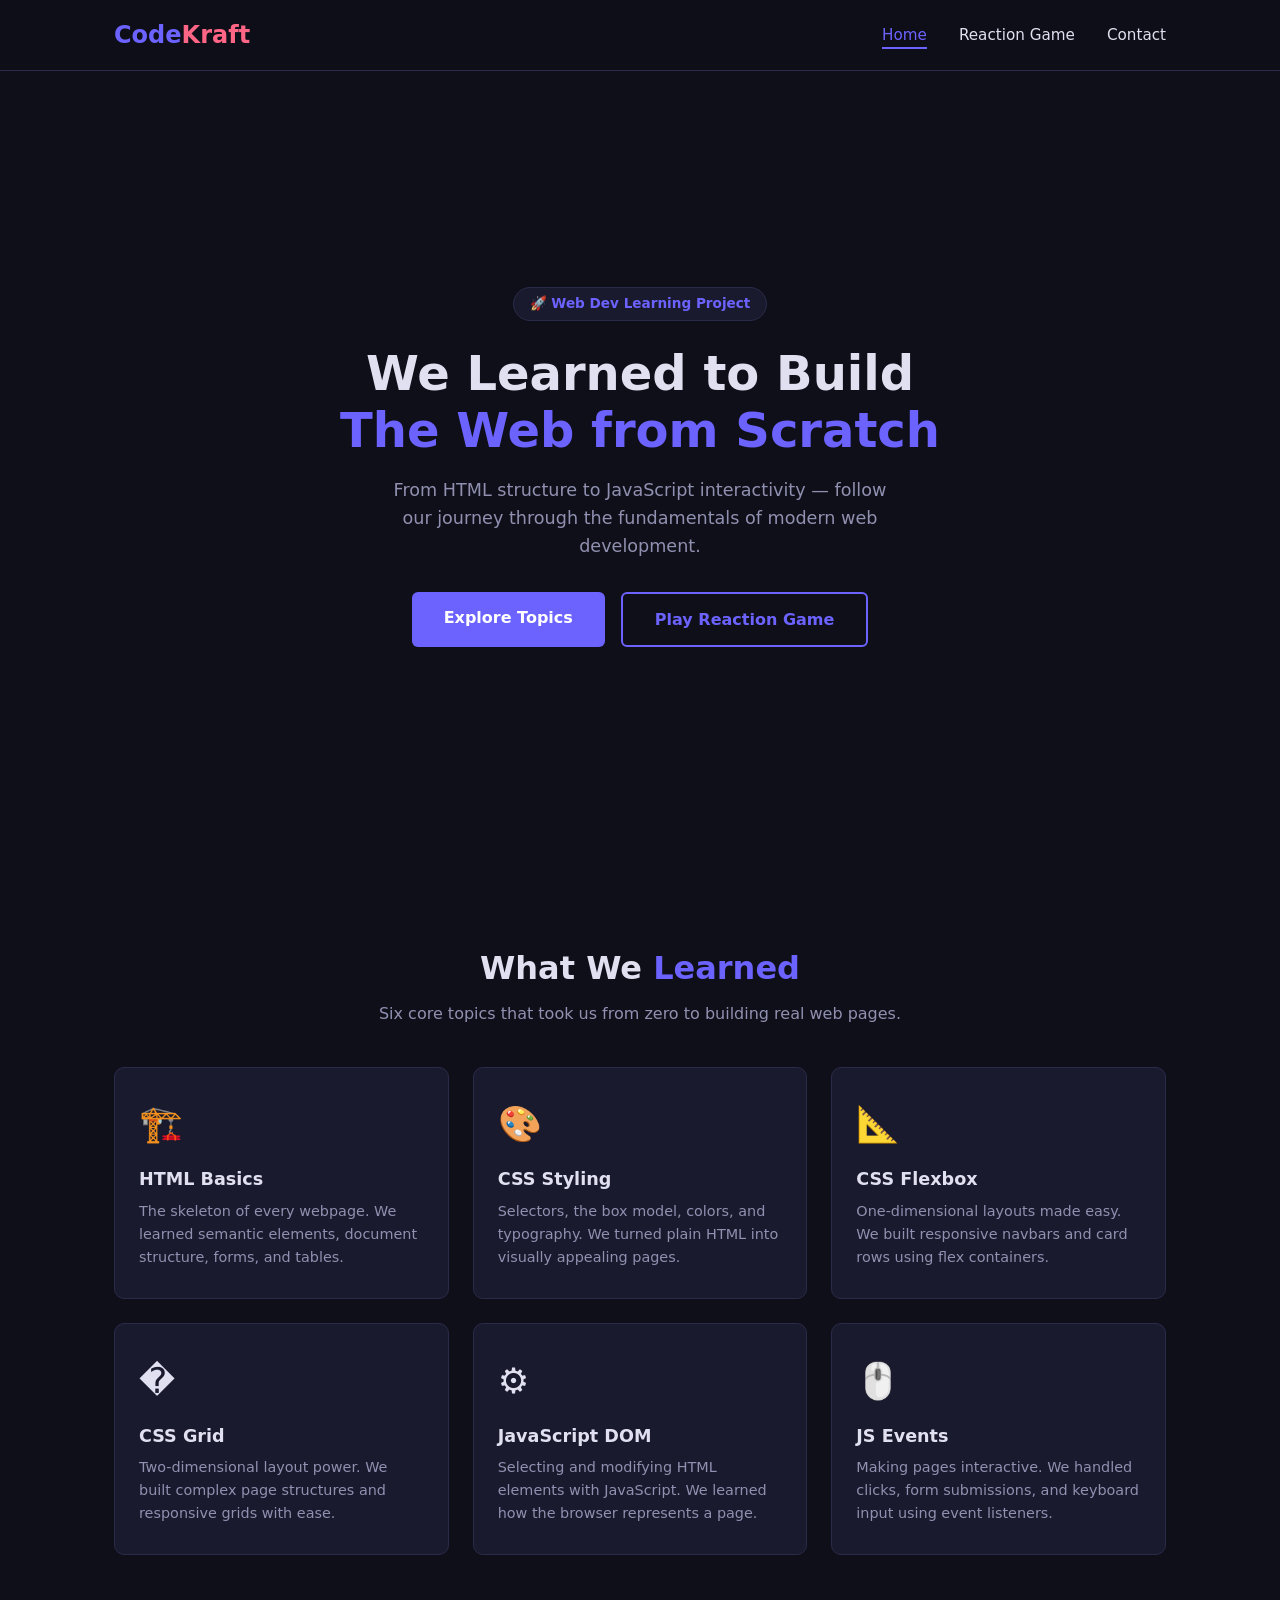
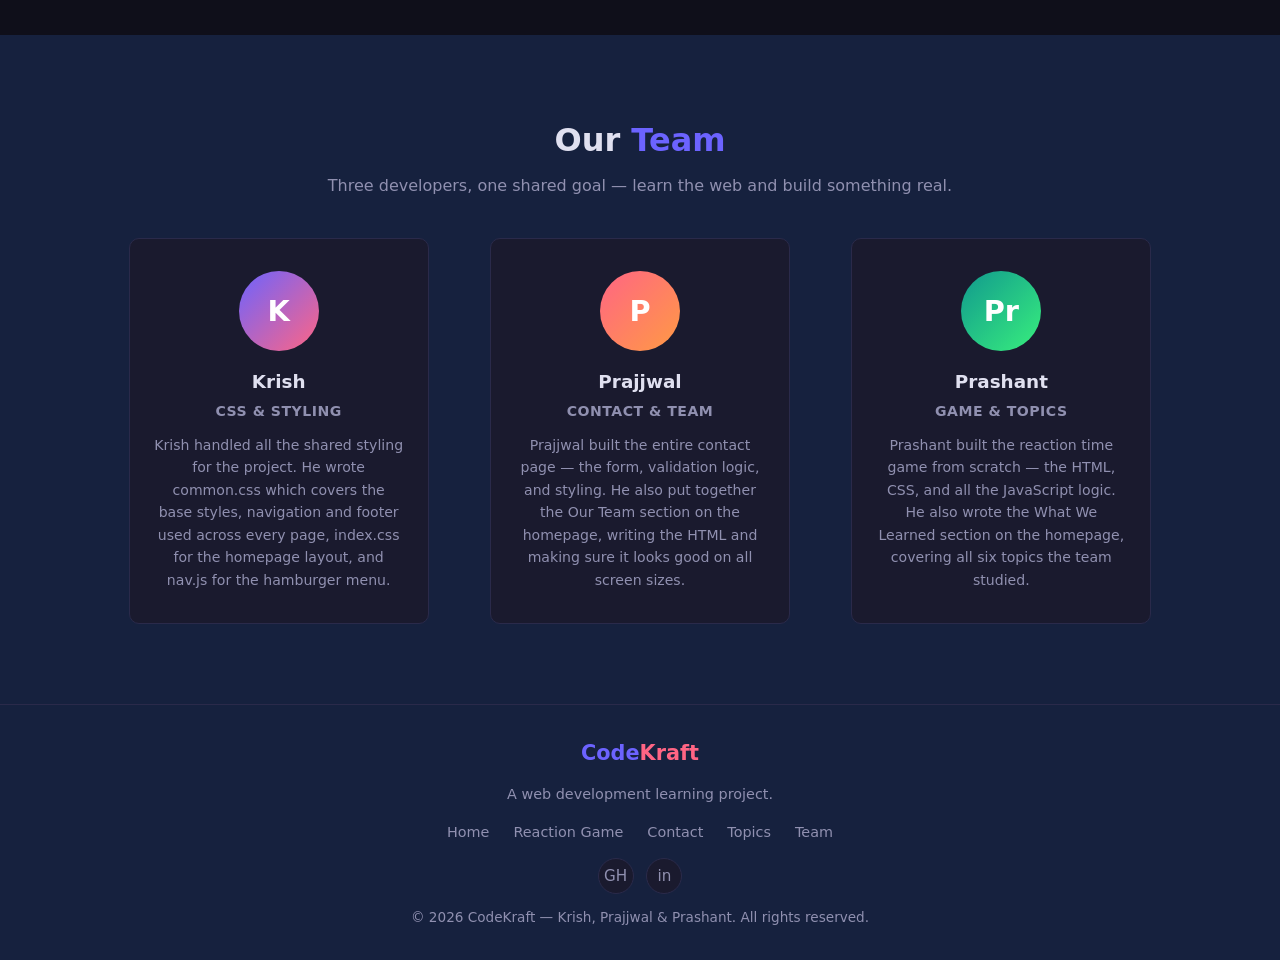
<file: index.html>
<!doctype html>
<html lang="en">
  <head>
    <meta charset="UTF-8" />
    <meta name="viewport" content="width=device-width, initial-scale=1.0" />
    <title>CodeKraft — Web Dev Learning Project</title>
    <link rel="stylesheet" href="./CSS/common.css" />
    <link rel="stylesheet" href="./CSS/index.css" />
  </head>
  <body>
    <!-- HEADER -->
    <header>
      <nav>
        <a href="./index.html" class="nav-logo">Code<span>Kraft</span></a>
        <button class="hamburger" id="hamburger" aria-label="Toggle menu">
          <span></span><span></span><span></span>
        </button>
        <ul class="nav-links" id="nav-links">
          <li><a href="./index.html" class="active">Home</a></li>
          <li><a href="./game.html">Reaction Game</a></li>
          <li><a href="./contact.html">Contact</a></li>
        </ul>
      </nav>
    </header>

    <!-- HERO -->
    <section class="hero">
      <div class="hero-content">
        <span class="hero-badge">🚀 Web Dev Learning Project</span>
        <h1>
          We Learned to Build<br /><span class="highlight"
            >The Web from Scratch</span
          >
        </h1>
        <p>
          From HTML structure to JavaScript interactivity — follow our journey
          through the fundamentals of modern web development.
        </p>
        <div class="hero-btns">
          <a href="#topics" class="btn btn-primary">Explore Topics</a>
          <a href="game.html" class="btn btn-outline">Play Reaction Game</a>
        </div>
      </div>
    </section>

    <!-- WHAT WE LEARNED -->
    <section class="topics-section" id="topics">
      <div class="container">
        <h2 class="section-title">
          What We <span class="highlight">Learned</span>
        </h2>
        <p class="section-subtitle">
          Six core topics that took us from zero to building real web pages.
        </p>

        <div class="topics-grid">
          <div class="topic-card">
            <div class="topic-icon">🏗️</div>
            <h3>HTML Basics</h3>
            <p>
              The skeleton of every webpage. We learned semantic elements,
              document structure, forms, and tables.
            </p>
          </div>

          <div class="topic-card">
            <div class="topic-icon">🎨</div>
            <h3>CSS Styling</h3>
            <p>
              Selectors, the box model, colors, and typography. We turned plain
              HTML into visually appealing pages.
            </p>
          </div>

          <div class="topic-card">
            <div class="topic-icon">📐</div>
            <h3>CSS Flexbox</h3>
            <p>
              One-dimensional layouts made easy. We built responsive navbars and
              card rows using flex containers.
            </p>
          </div>

          <div class="topic-card">
            <div class="topic-icon">�</div>
            <h3>CSS Grid</h3>
            <p>
              Two-dimensional layout power. We built complex page structures and
              responsive grids with ease.
            </p>
          </div>

          <div class="topic-card">
            <div class="topic-icon">⚙️</div>
            <h3>JavaScript DOM</h3>
            <p>
              Selecting and modifying HTML elements with JavaScript. We learned
              how the browser represents a page.
            </p>
          </div>

          <div class="topic-card">
            <div class="topic-icon">🖱️</div>
            <h3>JS Events</h3>
            <p>
              Making pages interactive. We handled clicks, form submissions, and
              keyboard input using event listeners.
            </p>
          </div>
        </div>
      </div>
    </section>

    <!-- OUR TEAM -->
    <section class="team-section" id="team">
      <div class="container">
        <h2 class="section-title">Our <span class="highlight">Team</span></h2>
        <p class="section-subtitle">
          Three developers, one shared goal — learn the web and build something
          real.
        </p>

        <div class="team-grid">
          <div class="team-card">
            <div class="team-avatar">K</div>
            <h3>Krish</h3>
            <p class="team-role">CSS & Styling</p>
            <p>
              Krish handled all the shared styling for the project. He wrote
              common.css which covers the base styles, navigation and footer
              used across every page, index.css for the homepage layout, and
              nav.js for the hamburger menu.
            </p>
          </div>

          <div class="team-card">
            <div
              class="team-avatar"
              style="background: linear-gradient(135deg, #ff6584, #ff9a44)"
            >
              P
            </div>
            <h3>Prajjwal</h3>
            <p class="team-role">Contact & Team</p>
            <p>
              Prajjwal built the entire contact page — the form, validation
              logic, and styling. He also put together the Our Team section on
              the homepage, writing the HTML and making sure it looks good on
              all screen sizes.
            </p>
          </div>

          <div class="team-card">
            <div
              class="team-avatar"
              style="background: linear-gradient(135deg, #11998e, #38ef7d)"
            >
              Pr
            </div>
            <h3>Prashant</h3>
            <p class="team-role">Game & Topics</p>
            <p>
              Prashant built the reaction time game from scratch — the HTML,
              CSS, and all the JavaScript logic. He also wrote the What We
              Learned section on the homepage, covering all six topics the team
              studied.
            </p>
          </div>
        </div>
      </div>
    </section>
    
    <!-- FOOTER -->
    <footer>
      <div class="footer-logo">Code<span>Kraft</span></div>
      <p style="color: var(--muted); font-size: 0.9rem; margin-bottom: 0.5rem">
        A web development learning project.
      </p>
      <ul class="footer-links">
        <li><a href="./index.html">Home</a></li>
        <li><a href="./game.html">Reaction Game</a></li>
        <li><a href="./contact.html">Contact</a></li>
        <li><a href="#topics">Topics</a></li>
        <li><a href="#team">Team</a></li>
      </ul>
      <div class="social-links">
        <a
          href="https://github.com/diretrix-git/WebProject1"
          aria-label="GitHub"
          >GH</a
        >
        <a
          href="https://www.linkedin.com/in/krish-maharjan/"
          aria-label="LinkedIn"
          >in</a
        >
      </div>
      <p class="footer-copy">
        &copy; 2026 CodeKraft &mdash; Krish, Prajjwal &amp; Prashant. All rights
        reserved.
      </p>
    </footer>
    <script src="./JS/nav.js"></script>
  </body>
</html>
</file>
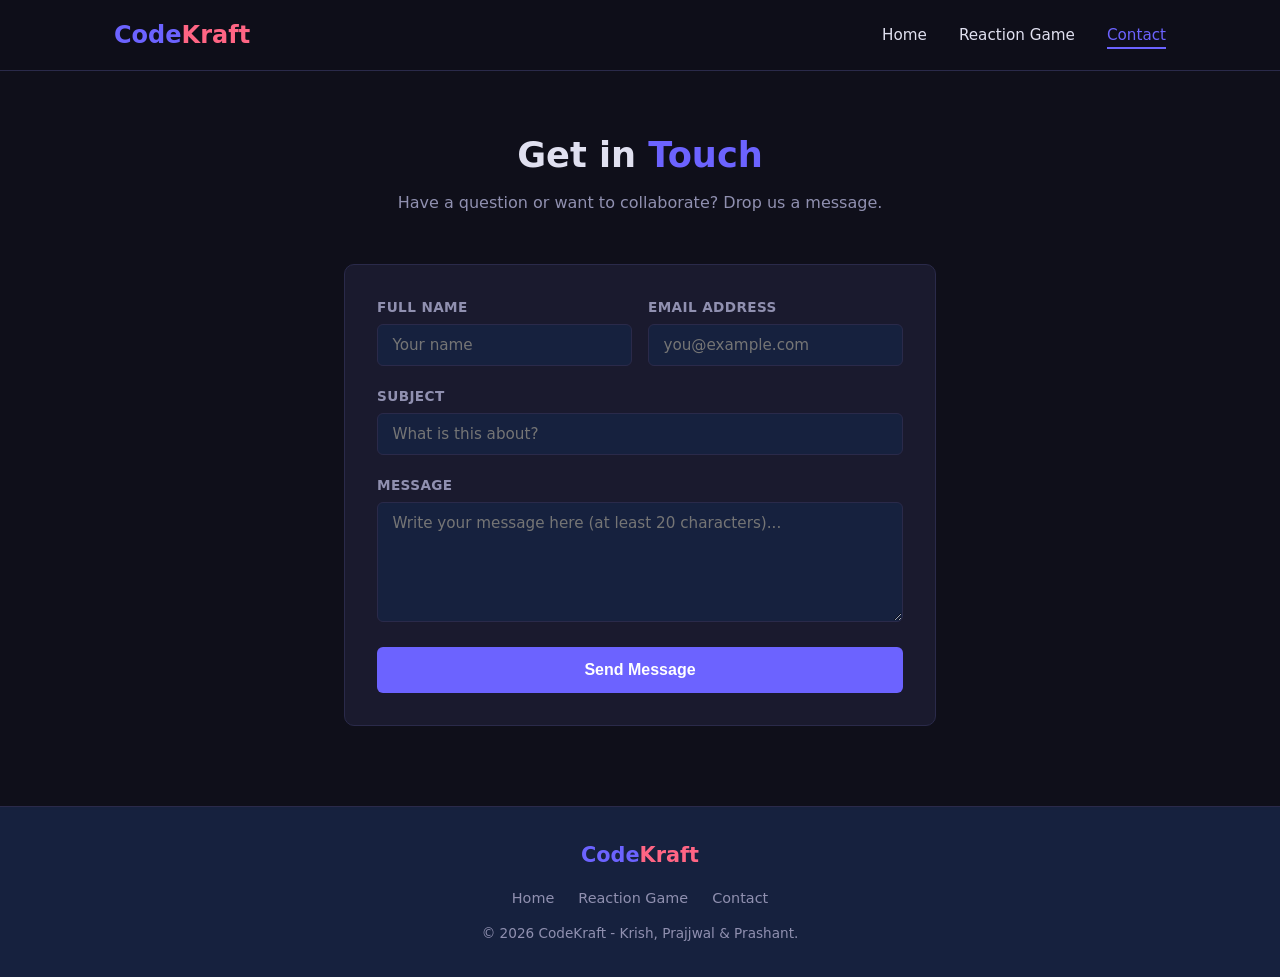
<file: contact.html>
<!doctype html>
<html lang="en">
  <head>
    <meta charset="UTF-8" />
    <meta name="viewport" content="width=device-width, initial-scale=1.0" />
    <title>Contact — CodeKraft</title>
    <link rel="stylesheet" href="./CSS/common.css" />
    <link rel="stylesheet" href="./CSS/contact.css" />
  </head>
  <body>
    <!-- HEADER -->
    <header>
      <nav>
        <a href="./index.html" class="nav-logo">Code<span>Kraft</span></a>
        <button class="hamburger" id="hamburger" aria-label="Toggle menu">
          <span></span><span></span><span></span>
        </button>
        <ul class="nav-links" id="nav-links">
          <li><a href="./index.html">Home</a></li>
          <li><a href="./game.html">Reaction Game</a></li>
          <li><a href="./contact.html" class="active">Contact</a></li>
        </ul>
      </nav>
    </header>

    <!-- PAGE HEADING -->
    <div class="contact-hero">
      <h1>Get in <span class="highlight">Touch</span></h1>
      <p>Have a question or want to collaborate? Drop us a message.</p>
    </div>

    <!-- CONTACT FORM -->
    <div class="contact-wrapper">
      <!-- Shown after successful submission -->
      <div class="success-banner" id="success-banner" style="display: none">
        <div class="icon">✅</div>
        <h3>Message Sent!</h3>
        <p>Thanks for reaching out. We will get back to you soon.</p>
      </div>

      <form class="contact-form" id="contact-form" novalidate>
        <!-- Name and Email side by side -->
        <div class="form-row">
          <div class="form-group">
            <label for="name">Full Name</label>
            <input type="text" id="name" name="name" placeholder="Your name" />
            <span
              class="error-msg"
              id="name-error"
              style="display: none; color: var(--secondary); font-size: 0.8rem"
              >Please enter your name.</span
            >
          </div>
          <div class="form-group">
            <label for="email">Email Address</label>
            <input
              type="email"
              id="email"
              name="email"
              placeholder="you@example.com"
            />
            <span
              class="error-msg"
              id="email-error"
              style="display: none; color: var(--secondary); font-size: 0.8rem"
              >Please enter a valid email address.</span
            >
          </div>
        </div>

        <!-- Subject -->
        <div class="form-group">
          <label for="subject">Subject</label>
          <input
            type="text"
            id="subject"
            name="subject"
            placeholder="What is this about?"
          />
          <span
            class="error-msg"
            id="subject-error"
            style="display: none; color: var(--secondary); font-size: 0.8rem"
            >Please enter a subject.</span
          >
        </div>

        <!-- Message -->
        <div class="form-group">
          <label for="message">Message</label>
          <textarea
            id="message"
            name="message"
            placeholder="Write your message here (at least 20 characters)..."
          ></textarea>
          <span
            class="error-msg"
            id="message-error"
            style="display: none; color: var(--secondary); font-size: 0.8rem"
            >Message must be at least 20 characters.</span
          >
        </div>

        <button type="submit" class="btn btn-primary submit-btn">
          Send Message
        </button>
      </form>
    </div>

    <!-- FOOTER -->
    <footer>
      <div class="footer-logo">Code<span>Kraft</span></div>
      <ul class="footer-links">
        <li><a href="./index.html">Home</a></li>
        <li><a href="./game.html">Reaction Game</a></li>
        <li><a href="./contact.html">Contact</a></li>
      </ul>
      <p class="footer-copy">
        &copy; 2026 CodeKraft - Krish, Prajjwal &amp; Prashant.
      </p>
    </footer>

    <script src="./JS/nav.js"></script>
    <script src="./JS/contact.js"></script>
  </body>
</html>
</file>
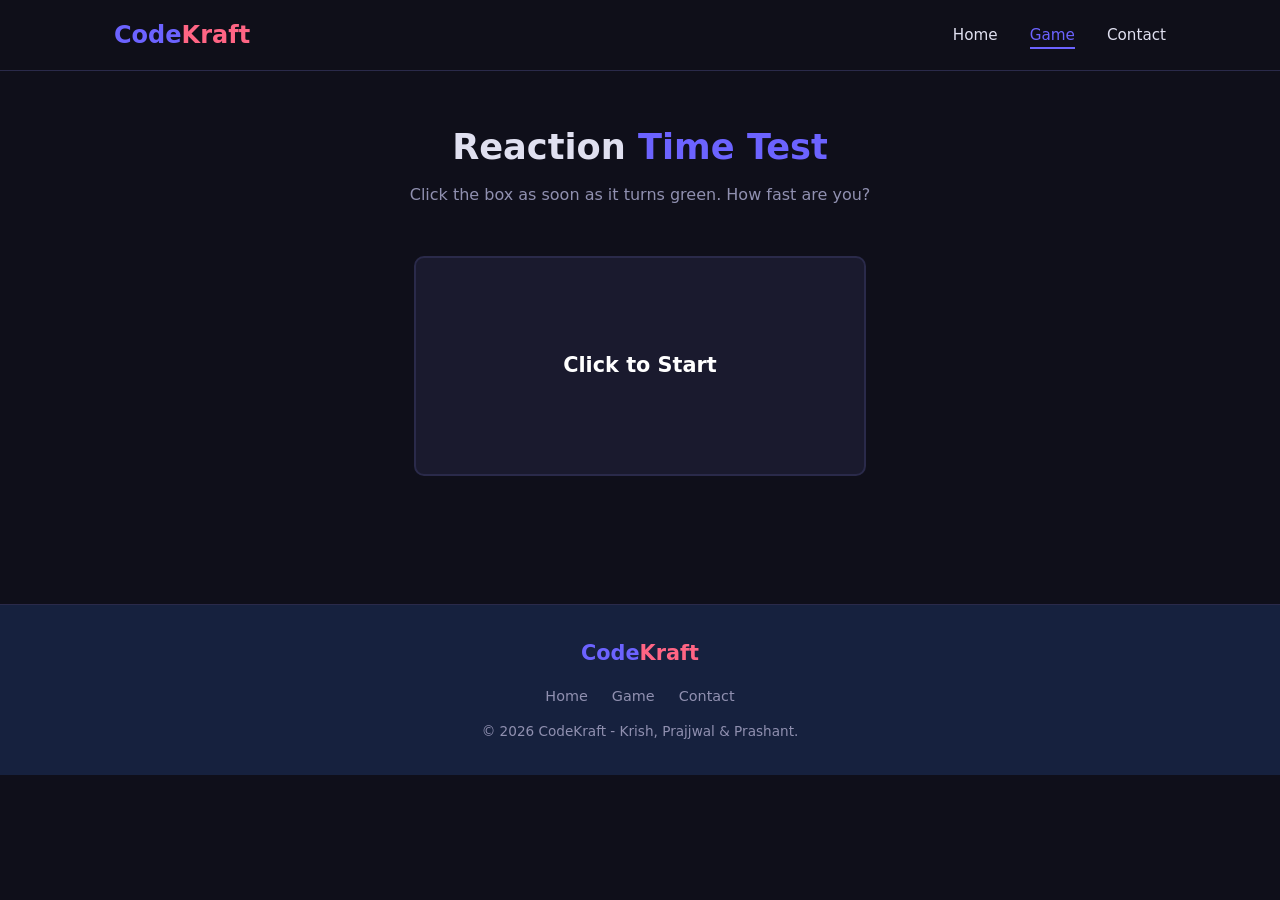
<file: game.html>
<!doctype html>
<html lang="en">
  <head>
    <meta charset="UTF-8" />
    <meta name="viewport" content="width=device-width, initial-scale=1.0" />
    <title>Reaction Test — CodeKraft</title>
    <link rel="stylesheet" href="./CSS/common.css" />
    <link rel="stylesheet" href="./CSS/game.css" />
  </head>
  <body>
    <!-- HEADER -->
    <header>
      <nav>
        <a href="./index.html" class="nav-logo">Code<span>Kraft</span></a>
        <button class="hamburger" id="hamburger" aria-label="Toggle menu">
          <span></span><span></span><span></span>
        </button>
        <ul class="nav-links" id="nav-links">
          <li><a href="./index.html">Home</a></li>
          <li><a href="./game.html" class="active">Game</a></li>
          <li><a href="./contact.html">Contact</a></li>
        </ul>
      </nav>
    </header>

    <!-- PAGE HEADING -->
    <div class="game-hero">
      <h1>Reaction <span class="highlight">Time Test</span></h1>
      <p>Click the box as soon as it turns green. How fast are you?</p>
    </div>

    <!-- GAME AREA -->
    <div class="game-wrapper">
      <!-- The big clickable box -->
      <div id="reaction-box" class="reaction-box waiting">
        <p id="box-text">Click to Start</p>
      </div>

      <!-- Result shown after each click -->
      <p id="result-text" class="result-text"></p>
    </div>

    <!-- FOOTER -->
    <footer>
      <div class="footer-logo">Code<span>Kraft</span></div>
      <ul class="footer-links">
        <li><a href="./index.html">Home</a></li>
        <li><a href="./game.html">Game</a></li>
        <li><a href="./contact.html">Contact</a></li>
      </ul>
      <p class="footer-copy">&copy; 2026 CodeKraft - Krish, Prajjwal &amp; Prashant.</p>
    </footer>

    <script src="./JS/nav.js"></script>
  <script src="./JS/game.js"></script>
  </body>
</html>
</file>
<file: CSS/common.css>
/* ================================
   CodeKraft — common.css
   Shared styles: base, nav, footer
   ================================ */

/* --- Variables --- */
:root {
  --primary: #6c63ff;
  --secondary: #ff6584;
  --bg: #0f0f1a;
  --bg-card: #1a1a2e;
  --bg-card2: #16213e;
  --text: #e0e0f0;
  --muted: #9090b0;
  --border: #2a2a4a;
  --green: #43e97b;
  --font: "Segoe UI", system-ui, sans-serif;
  --radius: 10px;
}

/* --- Reset --- */
*,
*::before,
*::after {
  box-sizing: border-box;
  margin: 0;
  padding: 0;
}
html {
  scroll-behavior: smooth;
}

body {
  font-family: var(--font);
  background: var(--bg);
  color: var(--text);
  line-height: 1.6;
}

a {
  color: var(--primary);
  text-decoration: none;
}
a:hover {
  color: var(--secondary);
}

/* --- Shared utility --- */
.container {
  max-width: 1100px;
  margin: 0 auto;
  padding: 0 1.5rem;
}
.highlight {
  color: var(--primary);
}

.section-title {
  font-size: 2rem;
  font-weight: 700;
  text-align: center;
  margin-bottom: 0.4rem;
}
.section-subtitle {
  text-align: center;
  color: var(--muted);
  margin-bottom: 2.5rem;
}

/* --- Buttons --- */
.btn {
  display: inline-block;
  padding: 0.8rem 2rem;
  border-radius: 6px;
  font-weight: 700;
  font-size: 1rem;
  cursor: pointer;
  border: none;
  transition: transform 0.2s ease;
}
.btn:hover {
  transform: translateY(-3px);
}

.btn-primary {
  background: var(--primary);
  color: #fff;
}
.btn-outline {
  background: transparent;
  color: var(--primary);
  border: 2px solid var(--primary);
}
.btn-outline:hover {
  background: var(--primary);
  color: #fff;
}

/* ================================
   HEADER & NAV
   ================================ */
header {
  position: sticky;
  top: 0;
  z-index: 100;
  background: rgba(15, 15, 26, 0.95);
  border-bottom: 1px solid var(--border);
}

nav {
  display: flex;
  align-items: center;
  justify-content: space-between;
  padding: 1rem 1.5rem;
  max-width: 1100px;
  margin: 0 auto;
}

.nav-logo {
  font-size: 1.5rem;
  font-weight: 800;
  color: var(--primary);
}
.nav-logo span {
  color: var(--secondary);
}

.nav-links {
  display: flex;
  list-style: none;
  gap: 2rem;
}

.nav-links a {
  color: var(--text);
  font-weight: 500;
  font-size: 0.95rem;
  padding-bottom: 3px;
  border-bottom: 2px solid transparent;
  transition:
    color 0.2s,
    border-color 0.2s;
}
.nav-links a:hover,
.nav-links a.active {
  color: var(--primary);
  border-bottom-color: var(--primary);
}

/* Hamburger button */
.hamburger {
  display: none;
  flex-direction: column;
  gap: 5px;
  background: none;
  border: none;
  cursor: pointer;
  padding: 4px;
}
.hamburger span {
  display: block;
  width: 25px;
  height: 2px;
  background: var(--text);
  border-radius: 2px;
  transition:
    transform 0.3s,
    opacity 0.3s;
}
/* Animate hamburger to X when open */
.hamburger.open span:nth-child(1) {
  transform: translateY(7px) rotate(45deg);
}
.hamburger.open span:nth-child(2) {
  opacity: 0;
}
.hamburger.open span:nth-child(3) {
  transform: translateY(-7px) rotate(-45deg);
}

/*================================
  RESPONSIVE
  NAV
  ================================
  */
@media (max-width: 768px) {
  .hamburger {
    display: flex;
  }

  .nav-links {
    position: fixed;
    top: 62px;
    left: 0;
    right: 0;
    background: rgba(15, 15, 26, 0.98);
    flex-direction: column;
    gap: 0;
    max-height: 0;
    overflow: hidden;
    transition: max-height 0.3s ease;
    border-bottom: 1px solid var(--border);
  }
  .nav-links.open {
    max-height: 300px;
  }

  .nav-links li {
    text-align: center;
  }
  .nav-links a {
    display: block;
    padding: 0.9rem 1.5rem;
    border-bottom: none;
  }
}

/* ================================
   FOOTER
   ================================ */
footer {
  background: var(--bg-card2);
  border-top: 1px solid var(--border);
  padding: 2rem 1.5rem;
  text-align: center;
}

.footer-logo {
  font-size: 1.3rem;
  font-weight: 800;
  color: var(--primary);
  margin-bottom: 0.8rem;
}
.footer-logo span {
  color: var(--secondary);
}

.footer-links {
  display: flex;
  justify-content: center;
  gap: 1.5rem;
  list-style: none;
  margin: 0.8rem 0;
  flex-wrap: wrap;
}
.footer-links a {
  color: var(--muted);
  font-size: 0.9rem;
}
.footer-links a:hover {
  color: var(--primary);
}

.social-links {
  display: flex;
  justify-content: center;
  gap: 0.8rem;
  margin: 0.8rem 0;
}
.social-links a {
  display: inline-flex;
  align-items: center;
  justify-content: center;
  width: 36px;
  height: 36px;
  border-radius: 50%;
  background: var(--bg-card);
  border: 1px solid var(--border);
  color: var(--muted);
  font-size: 0.95rem;
  transition: transform 0.2s;
}
.social-links a:hover {
  transform: translateY(-3px);
  color: var(--primary);
}

.footer-copy {
  color: var(--muted);
  font-size: 0.85rem;
  margin-top: 0.8rem;
}
</file>
<file: CSS/index.css>
/* ================================
   CodeKraft — index.css
   Styles for homepage only
   ================================ */

/* --- Hero --- */
.hero {
  min-height: 88vh;
  display: flex;
  align-items: center;
  justify-content: center;
  text-align: center;
  padding: 4rem 1.5rem;
}

.hero-content {
  max-width: 680px;
}

.hero-badge {
  display: inline-block;
  background: var(--bg-card);
  color: var(--primary);
  border: 1px solid var(--border);
  padding: 0.3rem 1rem;
  border-radius: 50px;
  font-size: 0.85rem;
  font-weight: 600;
  margin-bottom: 1.5rem;
}

.hero h1 {
  font-size: 3rem;
  font-weight: 800;
  line-height: 1.2;
  margin-bottom: 1rem;
}

.hero p {
  font-size: 1.1rem;
  color: var(--muted);
  margin-bottom: 2rem;
  max-width: 500px;
  margin-left: auto;
  margin-right: auto;
}

.hero-btns {
  display: flex;
  gap: 1rem;
  justify-content: center;
  flex-wrap: wrap;
}

/* --- Topics section --- */
.topics-section {
  padding: 5rem 0;
}

.topics-grid {
  display: grid;
  grid-template-columns: repeat(auto-fit, minmax(270px, 1fr));
  gap: 1.5rem;
}

.topic-card {
  background: var(--bg-card);
  border: 1px solid var(--border);
  border-radius: var(--radius);
  padding: 1.8rem 1.5rem;
  transition: transform 0.2s ease;
}
/* Simple lift on hover */
.topic-card:hover {
  transform: translateY(-5px);
}

.topic-icon {
  font-size: 2.2rem;
  margin-bottom: 0.8rem;
}
.topic-card h3 {
  font-size: 1.1rem;
  font-weight: 700;
  margin-bottom: 0.4rem;
}
.topic-card p {
  color: var(--muted);
  font-size: 0.9rem;
}

/* --- Team section --- */
.team-section {
  padding: 5rem 0;
  background: var(--bg-card2);
}

.team-grid {
  display: grid;
  grid-template-columns: repeat(auto-fit, minmax(250px, 1fr));
  gap: 2rem;
  justify-items: center;
}

.team-card {
  background: var(--bg-card);
  border: 1px solid var(--border);
  border-radius: var(--radius);
  padding: 2rem 1.5rem;
  text-align: center;
  max-width: 300px;
  width: 100%;
  transition: transform 0.2s ease;
}
.team-card:hover {
  transform: translateY(-5px);
}

.team-avatar {
  width: 80px;
  height: 80px;
  border-radius: 50%;
  background: linear-gradient(135deg, var(--primary), var(--secondary));
  display: flex;
  align-items: center;
  justify-content: center;
  font-size: 1.8rem;
  font-weight: 800;
  color: #fff;
  margin: 0 auto 1rem;
}

.team-card h3 {
  font-size: 1.15rem;
  font-weight: 700;
  margin-bottom: 0.2rem;
}
.team-role {
  color: var(--primary);
  font-size: 0.82rem;
  font-weight: 600;
  text-transform: uppercase;
  letter-spacing: 0.5px;
  margin-bottom: 0.7rem;
}
.team-card p {
  color: var(--muted);
  font-size: 0.88rem;
}

/* --- Responsive --- */
@media (max-width: 600px) {
  .hero h1 {
    font-size: 2rem;
  }
}
</file>
<file: CSS/contact.css>
/* ================================
   CodeKraft — contact.css
   Styles for contact page only
   ================================ */

.contact-hero {
  text-align: center;
  padding: 3.5rem 1.5rem 1.5rem;
}
.contact-hero h1 {
  font-size: 2.2rem;
  font-weight: 800;
  margin-bottom: 0.4rem;
}
.contact-hero p {
  color: var(--muted);
}

.contact-wrapper {
  max-width: 640px;
  margin: 0 auto;
  padding: 1.5rem 1.5rem 5rem;
}

/* Success banner */
.success-banner {
  display: none;
  background: rgba(67, 233, 123, 0.08);
  border: 1px solid rgba(67, 233, 123, 0.3);
  border-radius: var(--radius);
  padding: 1.5rem;
  text-align: center;
  margin-bottom: 1.5rem;
}
.success-banner.show {
  display: block;
}
.success-banner .icon {
  font-size: 2rem;
  margin-bottom: 0.4rem;
}
.success-banner h3 {
  color: var(--green);
  margin-bottom: 0.3rem;
}
.success-banner p {
  color: var(--muted);
  font-size: 0.9rem;
}

/* Form card */
.contact-form {
  background: var(--bg-card);
  border: 1px solid var(--border);
  border-radius: var(--radius);
  padding: 2rem;
}

.form-row {
  display: grid;
  grid-template-columns: 1fr 1fr;
  gap: 1rem;
}

.form-group {
  display: flex;
  flex-direction: column;
  margin-bottom: 1.2rem;
}

.form-group label {
  font-size: 0.85rem;
  font-weight: 600;
  color: var(--muted);
  margin-bottom: 0.35rem;
  text-transform: uppercase;
  letter-spacing: 0.4px;
}

.form-group input,
.form-group textarea {
  background: var(--bg-card2);
  border: 1.5px solid var(--border);
  border-radius: 6px;
  padding: 0.7rem 0.9rem;
  color: var(--text);
  font-size: 0.95rem;
  font-family: var(--font);
  outline: none;
  transition: border-color 0.2s;
}
.form-group input:focus,
.form-group textarea:focus {
  border-color: var(--primary);
}

/* Red border on error */
.form-group input.error,
.form-group textarea.error {
  border-color: var(--secondary);
}

.form-group textarea {
  resize: vertical;
  min-height: 120px;
}

/* Error text under field */
.error-msg {
  color: var(--secondary);
  font-size: 0.8rem;
  margin-top: 0.25rem;
  display: none;
}
.error-msg.show {
  display: block;
}

.submit-btn {
  width: 100%;
  padding: 0.85rem;
  font-size: 1rem;
  margin-top: 0.4rem;
}

@media (max-width: 600px) {
  .form-row {
    grid-template-columns: 1fr;
  }
  .contact-form {
    padding: 1.5rem;
  }
}
</file>
<file: CSS/game.css>
/* ================================
   CodeKraft — game.css
   Reaction Time Test styles
   ================================ */

.game-hero {
  text-align: center;
  padding: 3rem 1.5rem 1rem;
}
.game-hero h1 {
  font-size: 2.2rem;
  font-weight: 800;
  margin-bottom: 0.4rem;
}
.game-hero p {
  color: var(--muted);
}

.game-wrapper {
  max-width: 500px;
  margin: 2rem auto 5rem;
  padding: 0 1.5rem;
  text-align: center;
}

/* The big clickable box */
.reaction-box {
  width: 100%;
  height: 220px;
  border-radius: var(--radius);
  display: flex;
  align-items: center;
  justify-content: center;
  cursor: pointer;
  border: 2px solid var(--border);
  transition: background 0.2s;
  user-select: none;
}

.reaction-box p {
  font-size: 1.3rem;
  font-weight: 700;
  color: #fff;
  pointer-events: none; /* clicks go to the box, not the text */
}

/* States */
.reaction-box.waiting {
  background: var(--bg-card);
}
.reaction-box.ready {
  background: #c0392b;
} /* red — wait */
.reaction-box.go {
  background: #27ae60;
} /* green — click now! */

/* Result text */
.result-text {
  margin-top: 1.5rem;
  font-size: 1.1rem;
  font-weight: 600;
  color: var(--text);
  min-height: 1.5rem;
}
</file>
